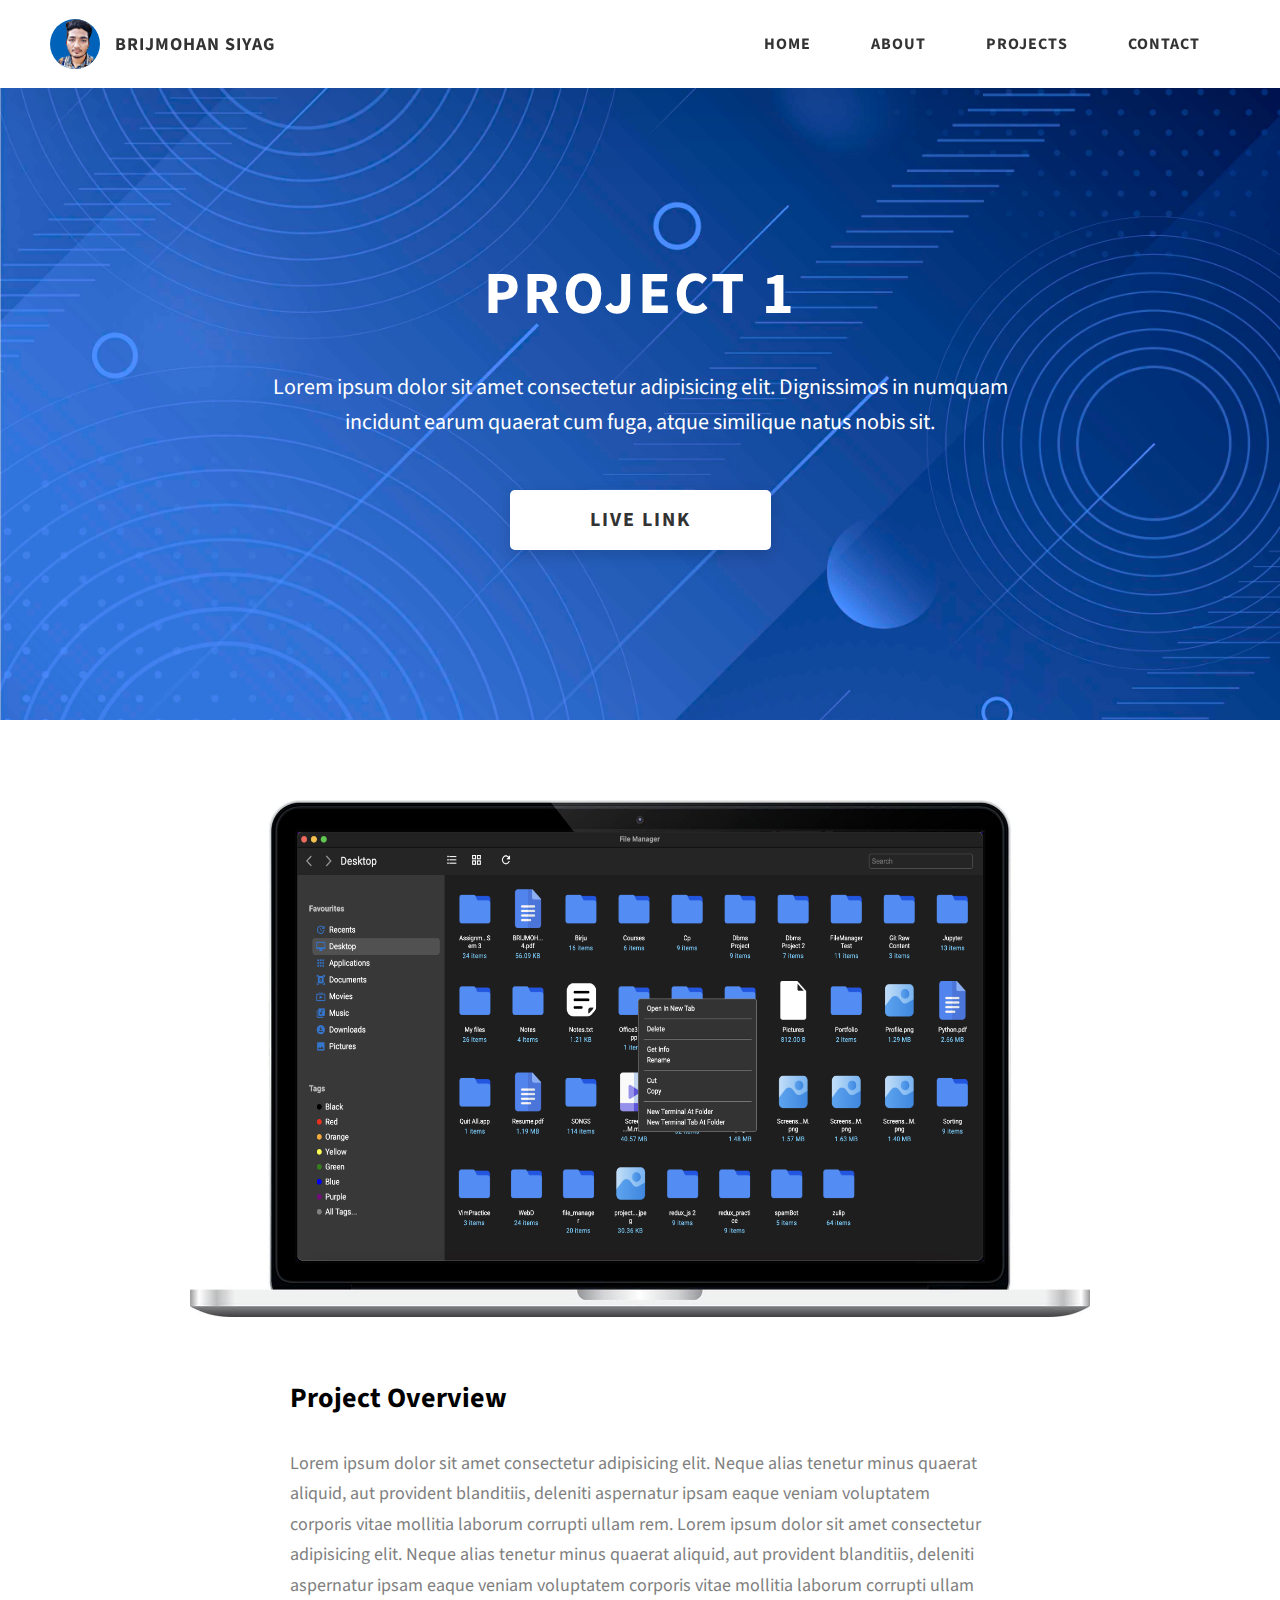
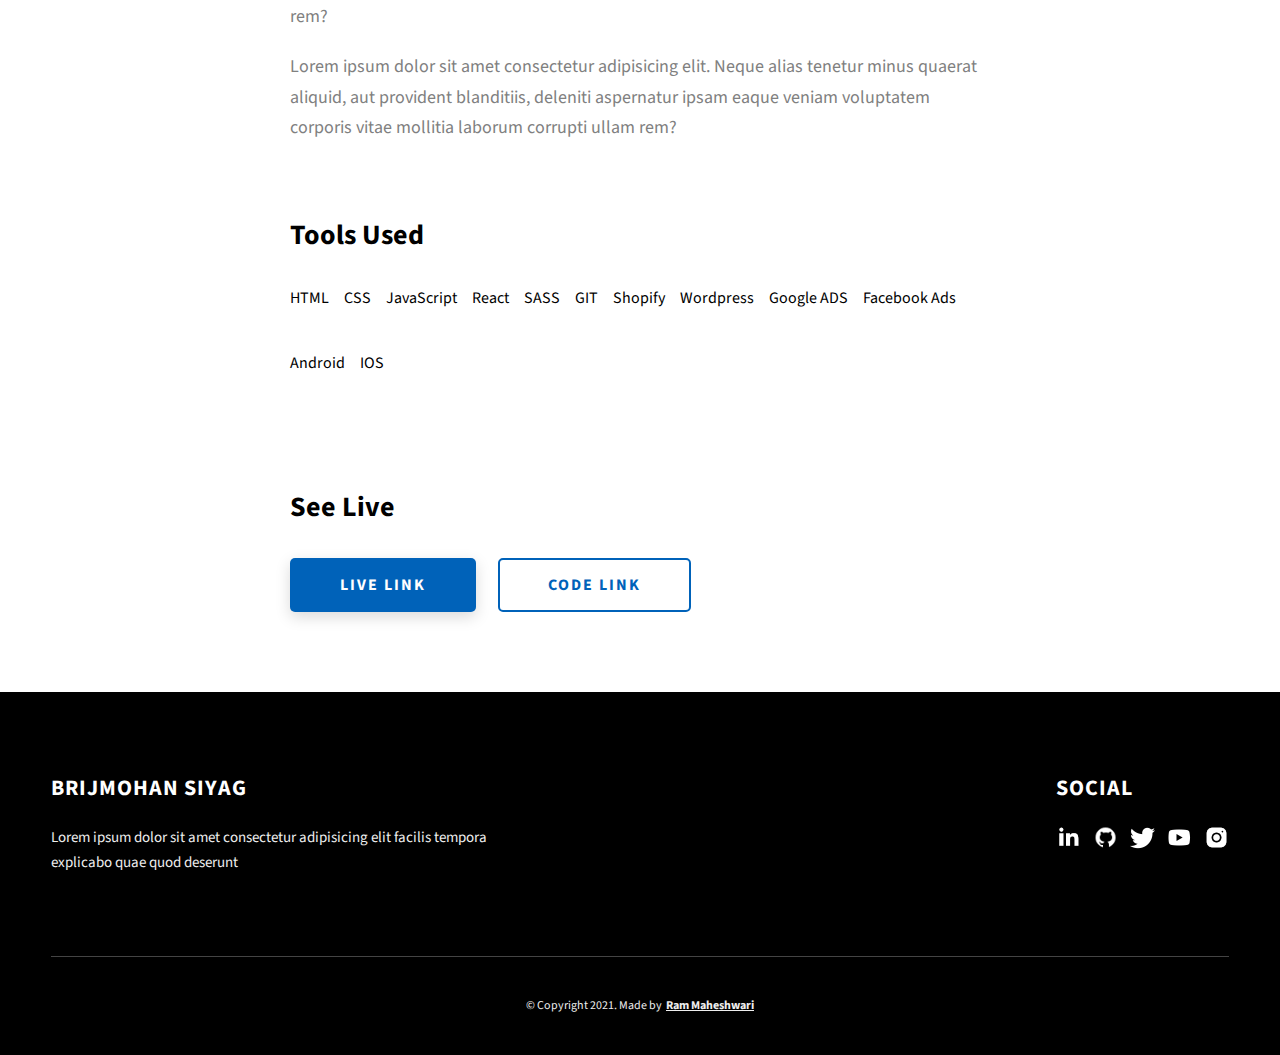
<file: project-1.html>
<!DOCTYPE html>
<html lang="en">

<head>
  <meta charset="UTF-8" />
  <meta name="viewport" content="width=device-width, initial-scale=1.0" />
  <meta http-equiv="X-UA-Compatible" content="ie=edge" />
  <title>Case Study of Project 1</title>
  <meta name="description" content="Case study page of Project" />

  <link rel="stylesheet" href="css/style.css" />

  <link rel="preconnect" href="https://fonts.googleapis.com" />
  <link rel="preconnect" href="https://fonts.gstatic.com" crossorigin />
  <link href="https://fonts.googleapis.com/css2?family=Source+Sans+Pro:wght@400;600;700;900&display=swap"
    rel="stylesheet" />
</head>

<body>
  <header class="header">
    <div class="header__content">
      <div class="header__logo-container">
        <div class="header__logo-img-cont">
          <img src="./assets/jpeg/Profile.png" alt="Ram Maheshwari Logo Image" class="header__logo-img" />
        </div>
        <span class="header__logo-sub">Brijmohan Siyag</span>
      </div>
      <div class="header__main">
        <ul class="header__links">
          <li class="header__link-wrapper">
            <a href="./index.html" class="header__link"> Home </a>
          </li>
          <li class="header__link-wrapper">
            <a href="./index.html#about" class="header__link">About </a>
          </li>
          <li class="header__link-wrapper">
            <a href="./index.html#projects" class="header__link">
              Projects
            </a>
          </li>
          <li class="header__link-wrapper">
            <a href="./index.html#contact" class="header__link"> Contact </a>
          </li>
        </ul>
        <div class="header__main-ham-menu-cont">
          <img src="./assets/svg/ham-menu.svg" alt="hamburger menu" class="header__main-ham-menu" />
          <img src="./assets/svg/ham-menu-close.svg" alt="hamburger menu close"
            class="header__main-ham-menu-close d-none" />
        </div>
      </div>
    </div>
    <div class="header__sm-menu">
      <div class="header__sm-menu-content">
        <ul class="header__sm-menu-links">
          <li class="header__sm-menu-link">
            <a href="./index.html"> Home </a>
          </li>

          <li class="header__sm-menu-link">
            <a href="./index.html#about"> About </a>
          </li>

          <li class="header__sm-menu-link">
            <a href="./index.html#projects"> Projects </a>
          </li>

          <li class="header__sm-menu-link">
            <a href="./index.html#contact"> Contact </a>
          </li>
        </ul>
      </div>
    </div>
  </header>
  <section class="project-cs-hero">
    <div class="project-cs-hero__content">
      <h1 class="heading-primary">Project 1</h1>
      <div class="project-cs-hero__info">
        <p class="text-primary">
          Lorem ipsum dolor sit amet consectetur adipisicing elit. Dignissimos
          in numquam incidunt earum quaerat cum fuga, atque similique natus
          nobis sit.
        </p>
      </div>
      <div class="project-cs-hero__cta">
        <a href="#" class="btn btn--bg" target="_blank">Live Link</a>
      </div>
    </div>
  </section>
  <section class="project-details">
    <div class="main-container">
      <div class="project-details__content">
        <div class="project-details__showcase-img-cont">
          <img src="./assets/jpeg/FileManager1.png" alt="Project Image" class="project-details__showcase-img" />
        </div>
        <div class="project-details__content-main">
          <div class="project-details__desc">
            <h3 class="project-details__content-title">Project Overview</h3>
            <p class="project-details__desc-para">
              Lorem ipsum dolor sit amet consectetur adipisicing elit. Neque
              alias tenetur minus quaerat aliquid, aut provident blanditiis,
              deleniti aspernatur ipsam eaque veniam voluptatem corporis vitae
              mollitia laborum corrupti ullam rem. Lorem ipsum dolor sit amet
              consectetur adipisicing elit. Neque alias tenetur minus quaerat
              aliquid, aut provident blanditiis, deleniti aspernatur ipsam
              eaque veniam voluptatem corporis vitae mollitia laborum corrupti
              ullam rem?
            </p>
            <p class="project-details__desc-para">
              Lorem ipsum dolor sit amet consectetur adipisicing elit. Neque
              alias tenetur minus quaerat aliquid, aut provident blanditiis,
              deleniti aspernatur ipsam eaque veniam voluptatem corporis vitae
              mollitia laborum corrupti ullam rem?
            </p>
          </div>
          <div class="project-details__tools-used">
            <h3 class="project-details__content-title">Tools Used</h3>
            <div class="skills">
              <div class="skills__skill">HTML</div>
              <div class="skills__skill">CSS</div>
              <div class="skills__skill">JavaScript</div>
              <div class="skills__skill">React</div>
              <div class="skills__skill">SASS</div>
              <div class="skills__skill">GIT</div>
              <div class="skills__skill">Shopify</div>
              <div class="skills__skill">Wordpress</div>
              <div class="skills__skill">Google ADS</div>
              <div class="skills__skill">Facebook Ads</div>
              <div class="skills__skill">Android</div>
              <div class="skills__skill">IOS</div>
            </div>
          </div>
          <div class="project-details__links">
            <h3 class="project-details__content-title">See Live</h3>
            <a href="#" class="btn btn--med btn--theme project-details__links-btn" target="_blank">Live Link</a>
            <a href="#" class="btn btn--med btn--theme-inv project-details__links-btn" target="_blank">Code Link</a>
          </div>
        </div>
      </div>
    </div>
  </section>
  <footer class="main-footer">
    <div class="main-container">
      <div class="main-footer__upper">
        <div class="main-footer__row main-footer__row-1">
          <h2 class="heading heading-sm main-footer__heading-sm">
            <span>Social</span>
          </h2>
          <div class="main-footer__social-cont">
            <a target="_blank" rel="noreferrer" href="#">
              <img class="main-footer__icon" src="./assets/png/linkedin-ico.png" alt="icon" />
            </a>
            <a target="_blank" rel="noreferrer" href="#">
              <img class="main-footer__icon" src="./assets/png/github-ico.png" alt="icon" />
            </a>
            <a target="_blank" rel="noreferrer" href="#">
              <img class="main-footer__icon" src="./assets/png/twitter-ico.png" alt="icon" />
            </a>
            <a target="_blank" rel="noreferrer" href="#">
              <img class="main-footer__icon" src="./assets/png/yt-ico.png" alt="icon" />
            </a>
            <a target="_blank" rel="noreferrer" href="#">
              <img class="main-footer__icon main-footer__icon--mr-none" src="./assets/png/insta-ico.png" alt="icon" />
            </a>
          </div>
        </div>
        <div class="main-footer__row main-footer__row-2">
          <h4 class="heading heading-sm text-lt">Brijmohan Siyag</h4>
          <p class="main-footer__short-desc">
            Lorem ipsum dolor sit amet consectetur adipisicing elit facilis
            tempora explicabo quae quod deserunt
          </p>
        </div>
      </div>

      <div class="main-footer__lower">
        &copy; Copyright 2021. Made by
        <a rel="noreferrer" target="_blank" href="https://rammaheshwari.com">Ram Maheshwari</a>
      </div>
    </div>
  </footer>
  <script src="./index.js"></script>
</body>

</html>
</file>
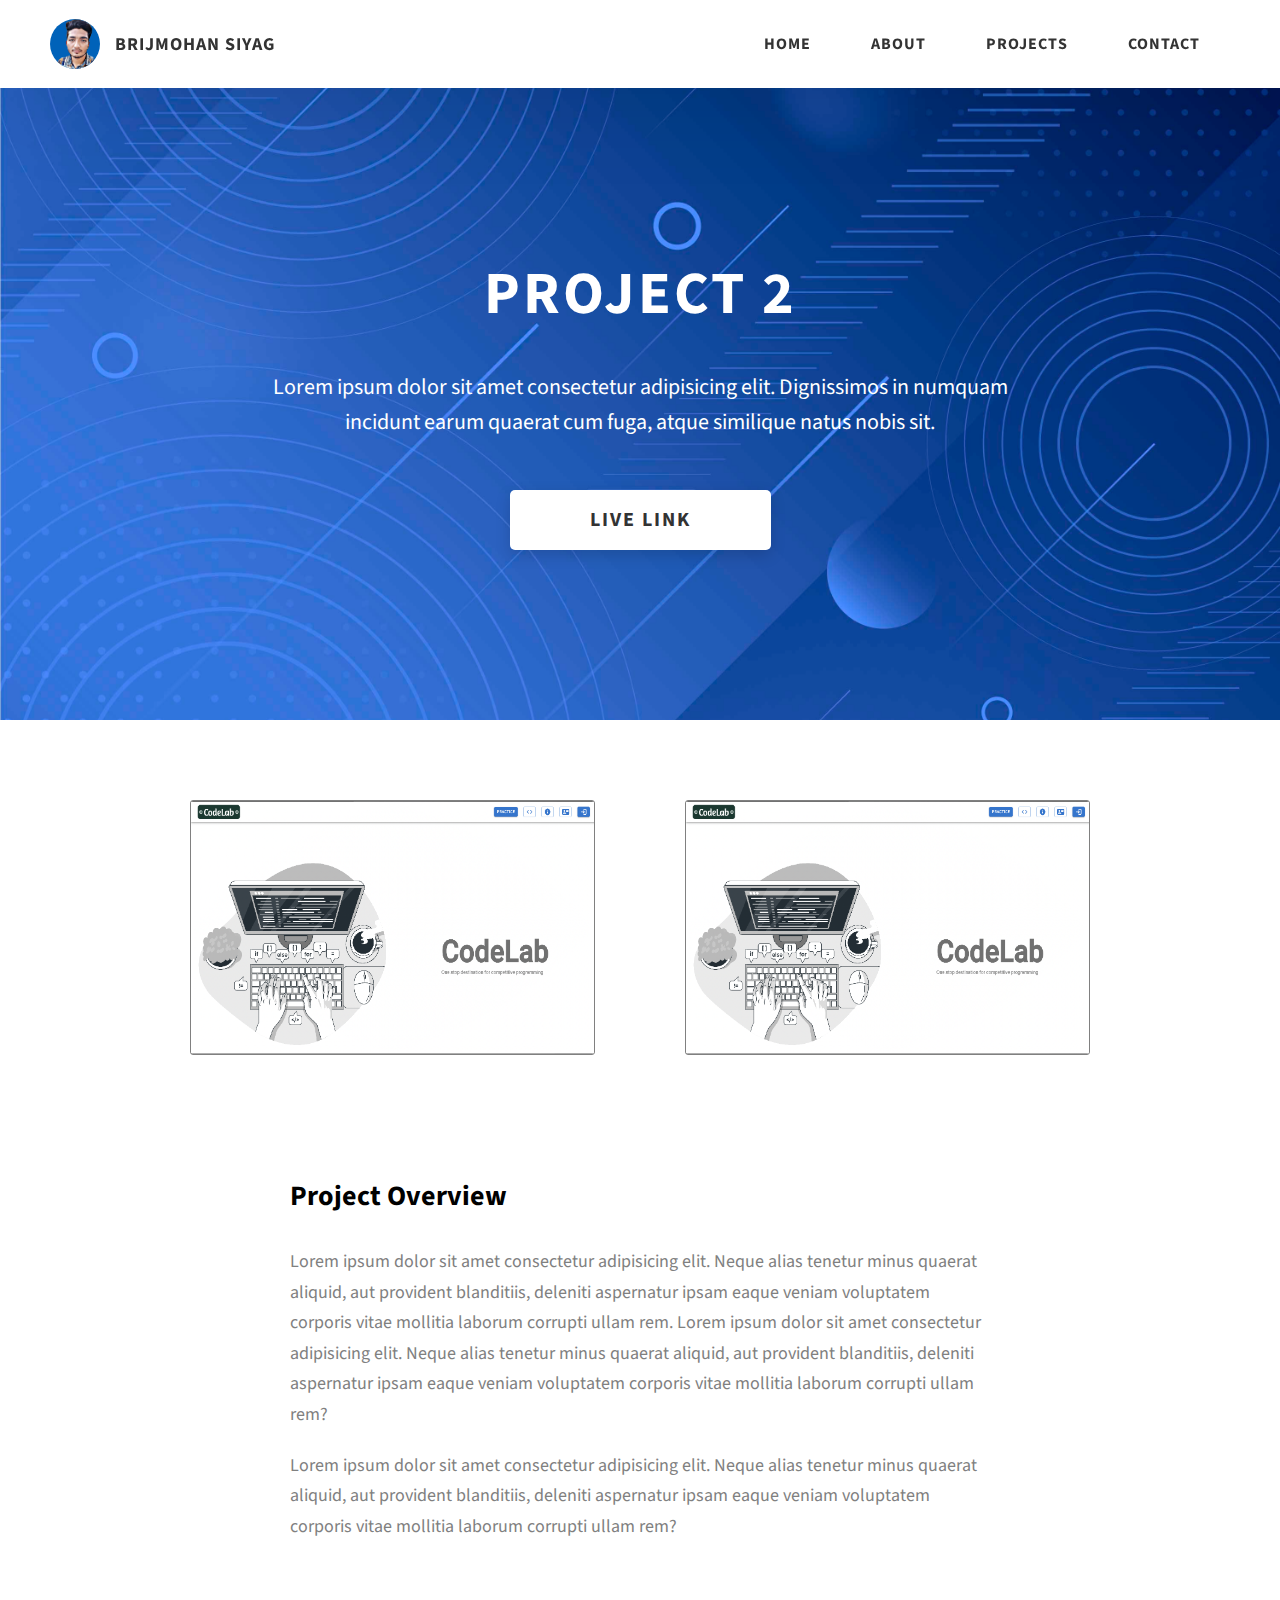
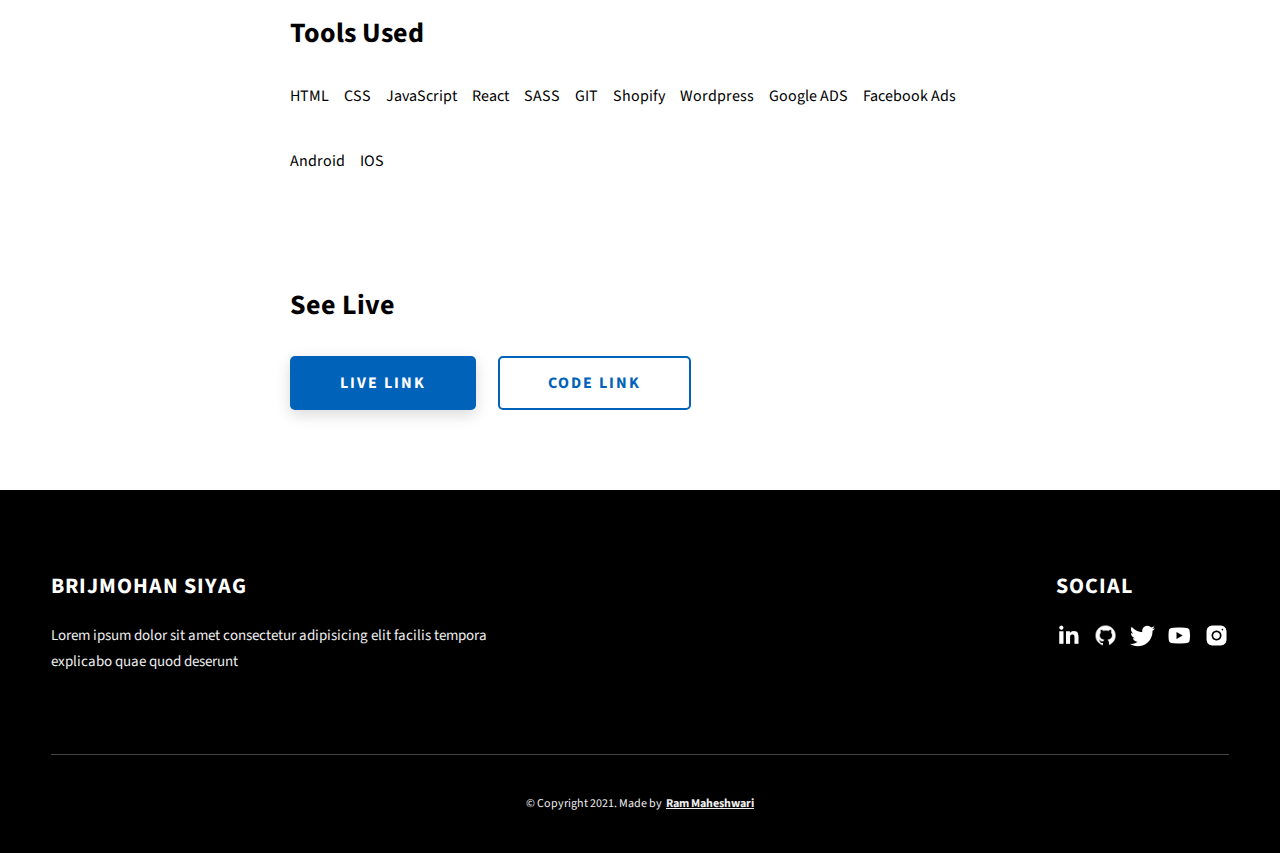
<file: project-2.html>
<!DOCTYPE html>
<html lang="en">

<head>
  <meta charset="UTF-8" />
  <meta name="viewport" content="width=device-width, initial-scale=1.0" />
  <meta http-equiv="X-UA-Compatible" content="ie=edge" />
  <title>Case Study of Project 2</title>
  <meta name="description" content="Case study page of Project" />

  <link rel="stylesheet" href="css/style.css" />

  <link rel="preconnect" href="https://fonts.googleapis.com" />
  <link rel="preconnect" href="https://fonts.gstatic.com" crossorigin />
  <link href="https://fonts.googleapis.com/css2?family=Source+Sans+Pro:wght@400;600;700;900&display=swap"
    rel="stylesheet" />
</head>

<body>
  <header class="header">
    <div class="header__content">
      <div class="header__logo-container">
        <div class="header__logo-img-cont">
          <img src="./assets/jpeg/Profile.png" alt="Ram Maheshwari Logo Image" class="header__logo-img" />
        </div>
        <span class="header__logo-sub">Brijmohan Siyag</span>
      </div>
      <div class="header__main">
        <ul class="header__links">
          <li class="header__link-wrapper">
            <a href="./index.html" class="header__link"> Home </a>
          </li>
          <li class="header__link-wrapper">
            <a href="./index.html#about" class="header__link">About </a>
          </li>
          <li class="header__link-wrapper">
            <a href="./index.html#projects" class="header__link">
              Projects
            </a>
          </li>
          <li class="header__link-wrapper">
            <a href="./index.html#contact" class="header__link"> Contact </a>
          </li>
        </ul>
        <div class="header__main-ham-menu-cont">
          <img src="./assets/svg/ham-menu.svg" alt="hamburger menu" class="header__main-ham-menu" />
          <img src="./assets/svg/ham-menu-close.svg" alt="hamburger menu close"
            class="header__main-ham-menu-close d-none" />
        </div>
      </div>
    </div>
    <div class="header__sm-menu">
      <div class="header__sm-menu-content">
        <ul class="header__sm-menu-links">
          <li class="header__sm-menu-link">
            <a href="./index.html"> Home </a>
          </li>

          <li class="header__sm-menu-link">
            <a href="./index.html#about"> About </a>
          </li>

          <li class="header__sm-menu-link">
            <a href="./index.html#projects"> Projects </a>
          </li>

          <li class="header__sm-menu-link">
            <a href="./index.html#contact"> Contact </a>
          </li>
        </ul>
      </div>
    </div>
  </header>
  <section class="project-cs-hero">
    <div class="project-cs-hero__content">
      <h1 class="heading-primary">Project 2</h1>
      <div class="project-cs-hero__info">
        <p class="text-primary">
          Lorem ipsum dolor sit amet consectetur adipisicing elit. Dignissimos
          in numquam incidunt earum quaerat cum fuga, atque similique natus
          nobis sit.
        </p>
      </div>
      <div class="project-cs-hero__cta">
        <a href="#" class="btn btn--bg" target="_blank">Live Link</a>
      </div>
    </div>
  </section>
  <section class="project-details">
    <div class="main-container">
      <div class="project-details__content">
        <div class="project-details__showcase-img-cont">
          <img src="./assets/jpeg/CodeLab1-org.png" alt="Project Image"
            class="project-details__showcase-img-project-1" />
          <img src="./assets/jpeg/CodeLab1-org.png" alt="Project Image"
            class="project-details__showcase-img-project-1" />
        </div>
        <div class="project-details__content-main">
          <div class="project-details__desc">
            <h3 class="project-details__content-title">Project Overview</h3>
            <p class="project-details__desc-para">
              Lorem ipsum dolor sit amet consectetur adipisicing elit. Neque
              alias tenetur minus quaerat aliquid, aut provident blanditiis,
              deleniti aspernatur ipsam eaque veniam voluptatem corporis vitae
              mollitia laborum corrupti ullam rem. Lorem ipsum dolor sit amet
              consectetur adipisicing elit. Neque alias tenetur minus quaerat
              aliquid, aut provident blanditiis, deleniti aspernatur ipsam
              eaque veniam voluptatem corporis vitae mollitia laborum corrupti
              ullam rem?
            </p>
            <p class="project-details__desc-para">
              Lorem ipsum dolor sit amet consectetur adipisicing elit. Neque
              alias tenetur minus quaerat aliquid, aut provident blanditiis,
              deleniti aspernatur ipsam eaque veniam voluptatem corporis vitae
              mollitia laborum corrupti ullam rem?
            </p>
          </div>
          <div class="project-details__tools-used">
            <h3 class="project-details__content-title">Tools Used</h3>
            <div class="skills">
              <div class="skills__skill">HTML</div>
              <div class="skills__skill">CSS</div>
              <div class="skills__skill">JavaScript</div>
              <div class="skills__skill">React</div>
              <div class="skills__skill">SASS</div>
              <div class="skills__skill">GIT</div>
              <div class="skills__skill">Shopify</div>
              <div class="skills__skill">Wordpress</div>
              <div class="skills__skill">Google ADS</div>
              <div class="skills__skill">Facebook Ads</div>
              <div class="skills__skill">Android</div>
              <div class="skills__skill">IOS</div>
            </div>
          </div>
          <div class="project-details__links">
            <h3 class="project-details__content-title">See Live</h3>
            <a href="#" class="btn btn--med btn--theme project-details__links-btn" target="_blank">Live Link</a>
            <a href="#" class="btn btn--med btn--theme-inv project-details__links-btn" target="_blank">Code Link</a>
          </div>
        </div>
      </div>
    </div>
  </section>
  <footer class="main-footer">
    <div class="main-container">
      <div class="main-footer__upper">
        <div class="main-footer__row main-footer__row-1">
          <h2 class="heading heading-sm main-footer__heading-sm">
            <span>Social</span>
          </h2>
          <div class="main-footer__social-cont">
            <a target="_blank" rel="noreferrer" href="#">
              <img class="main-footer__icon" src="./assets/png/linkedin-ico.png" alt="icon" />
            </a>
            <a target="_blank" rel="noreferrer" href="#">
              <img class="main-footer__icon" src="./assets/png/github-ico.png" alt="icon" />
            </a>
            <a target="_blank" rel="noreferrer" href="#">
              <img class="main-footer__icon" src="./assets/png/twitter-ico.png" alt="icon" />
            </a>
            <a target="_blank" rel="noreferrer" href="#">
              <img class="main-footer__icon" src="./assets/png/yt-ico.png" alt="icon" />
            </a>
            <a target="_blank" rel="noreferrer" href="#">
              <img class="main-footer__icon main-footer__icon--mr-none" src="./assets/png/insta-ico.png" alt="icon" />
            </a>
          </div>
        </div>
        <div class="main-footer__row main-footer__row-2">
          <h4 class="heading heading-sm text-lt">Brijmohan Siyag</h4>
          <p class="main-footer__short-desc">
            Lorem ipsum dolor sit amet consectetur adipisicing elit facilis
            tempora explicabo quae quod deserunt
          </p>
        </div>
      </div>

      <div class="main-footer__lower">
        &copy; Copyright 2021. Made by
        <a rel="noreferrer" target="_blank" href="https://rammaheshwari.com">Ram Maheshwari</a>
      </div>
    </div>
  </footer>
  <script src="./index.js"></script>
</body>

</html>
</file>
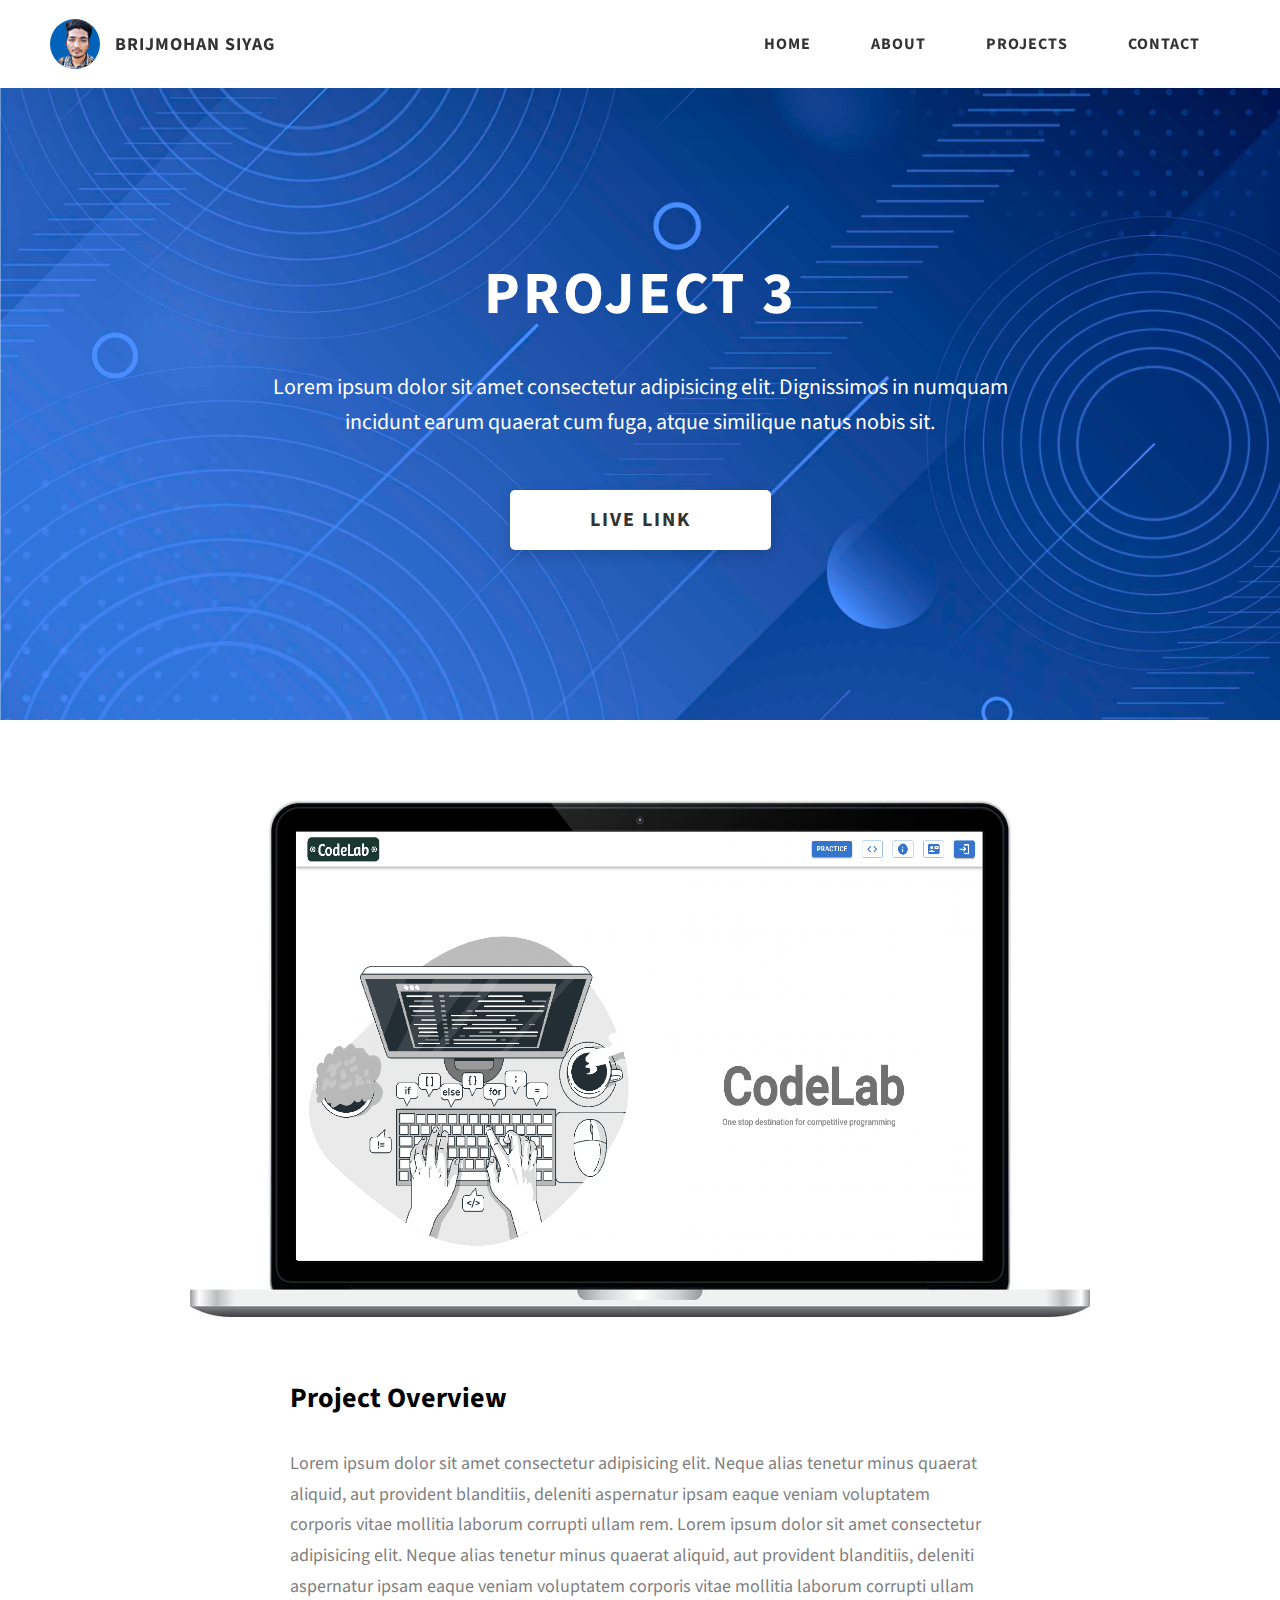
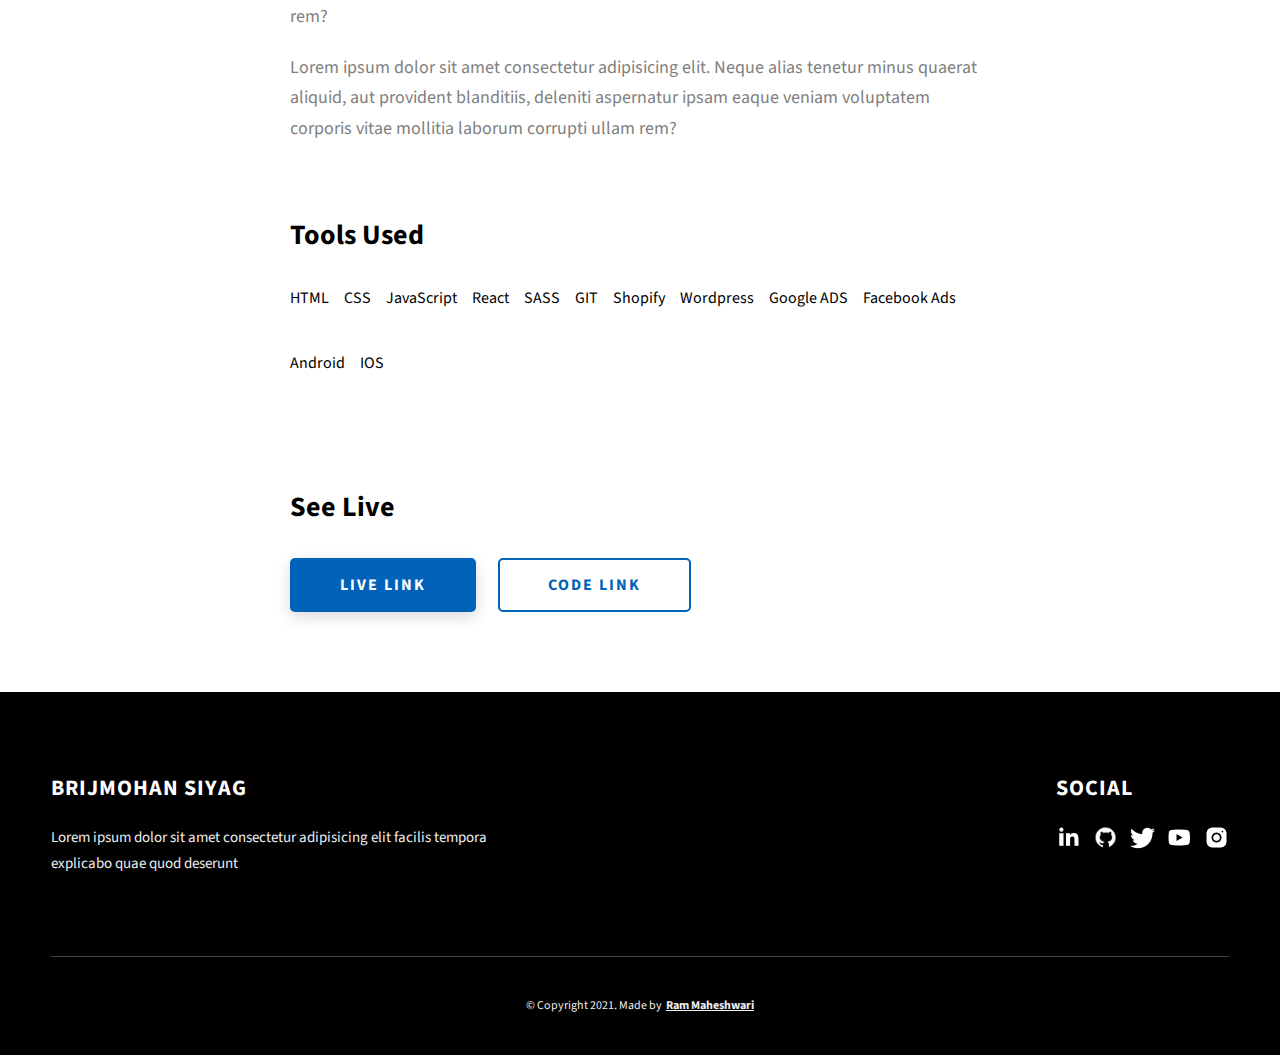
<file: project-3.html>
<!DOCTYPE html>
<html lang="en">

<head>
  <meta charset="UTF-8" />
  <meta name="viewport" content="width=device-width, initial-scale=1.0" />
  <meta http-equiv="X-UA-Compatible" content="ie=edge" />
  <title>Case Study of Project 3</title>
  <meta name="description" content="Case study page of Project" />

  <link rel="stylesheet" href="css/style.css" />

  <link rel="preconnect" href="https://fonts.googleapis.com" />
  <link rel="preconnect" href="https://fonts.gstatic.com" crossorigin />
  <link href="https://fonts.googleapis.com/css2?family=Source+Sans+Pro:wght@400;600;700;900&display=swap"
    rel="stylesheet" />
</head>

<body>
  <header class="header">
    <div class="header__content">
      <div class="header__logo-container">
        <div class="header__logo-img-cont">
          <img src="./assets/jpeg/Profile.png" alt="Ram Maheshwari Logo Image" class="header__logo-img" />
        </div>
        <span class="header__logo-sub">Brijmohan Siyag</span>
      </div>
      <div class="header__main">
        <ul class="header__links">
          <li class="header__link-wrapper">
            <a href="./index.html" class="header__link"> Home </a>
          </li>
          <li class="header__link-wrapper">
            <a href="./index.html#about" class="header__link">About </a>
          </li>
          <li class="header__link-wrapper">
            <a href="./index.html#projects" class="header__link">
              Projects
            </a>
          </li>
          <li class="header__link-wrapper">
            <a href="./index.html#contact" class="header__link"> Contact </a>
          </li>
        </ul>
        <div class="header__main-ham-menu-cont">
          <img src="./assets/svg/ham-menu.svg" alt="hamburger menu" class="header__main-ham-menu" />
          <img src="./assets/svg/ham-menu-close.svg" alt="hamburger menu close"
            class="header__main-ham-menu-close d-none" />
        </div>
      </div>
    </div>
    <div class="header__sm-menu">
      <div class="header__sm-menu-content">
        <ul class="header__sm-menu-links">
          <li class="header__sm-menu-link">
            <a href="./index.html"> Home </a>
          </li>

          <li class="header__sm-menu-link">
            <a href="./index.html#about"> About </a>
          </li>

          <li class="header__sm-menu-link">
            <a href="./index.html#projects"> Projects </a>
          </li>

          <li class="header__sm-menu-link">
            <a href="./index.html#contact"> Contact </a>
          </li>
        </ul>
      </div>
    </div>
  </header>
  <section class="project-cs-hero">
    <div class="project-cs-hero__content">
      <h1 class="heading-primary">Project 3</h1>
      <div class="project-cs-hero__info">
        <p class="text-primary">
          Lorem ipsum dolor sit amet consectetur adipisicing elit. Dignissimos
          in numquam incidunt earum quaerat cum fuga, atque similique natus
          nobis sit.
        </p>
      </div>
      <div class="project-cs-hero__cta">
        <a href="#" class="btn btn--bg" target="_blank">Live Link</a>
      </div>
    </div>
  </section>
  <section class="project-details">
    <div class="main-container">
      <div class="project-details__content">
        <div class="project-details__showcase-img-cont">
          <img src="./assets/jpeg/CodeLab1.png" alt="Project Image" class="project-details__showcase-img" />
        </div>
        <div class="project-details__content-main">
          <div class="project-details__desc">
            <h3 class="project-details__content-title">Project Overview</h3>
            <p class="project-details__desc-para">
              Lorem ipsum dolor sit amet consectetur adipisicing elit. Neque
              alias tenetur minus quaerat aliquid, aut provident blanditiis,
              deleniti aspernatur ipsam eaque veniam voluptatem corporis vitae
              mollitia laborum corrupti ullam rem. Lorem ipsum dolor sit amet
              consectetur adipisicing elit. Neque alias tenetur minus quaerat
              aliquid, aut provident blanditiis, deleniti aspernatur ipsam
              eaque veniam voluptatem corporis vitae mollitia laborum corrupti
              ullam rem?
            </p>
            <p class="project-details__desc-para">
              Lorem ipsum dolor sit amet consectetur adipisicing elit. Neque
              alias tenetur minus quaerat aliquid, aut provident blanditiis,
              deleniti aspernatur ipsam eaque veniam voluptatem corporis vitae
              mollitia laborum corrupti ullam rem?
            </p>
          </div>
          <div class="project-details__tools-used">
            <h3 class="project-details__content-title">Tools Used</h3>
            <div class="skills">
              <div class="skills__skill">HTML</div>
              <div class="skills__skill">CSS</div>
              <div class="skills__skill">JavaScript</div>
              <div class="skills__skill">React</div>
              <div class="skills__skill">SASS</div>
              <div class="skills__skill">GIT</div>
              <div class="skills__skill">Shopify</div>
              <div class="skills__skill">Wordpress</div>
              <div class="skills__skill">Google ADS</div>
              <div class="skills__skill">Facebook Ads</div>
              <div class="skills__skill">Android</div>
              <div class="skills__skill">IOS</div>
            </div>
          </div>
          <div class="project-details__links">
            <h3 class="project-details__content-title">See Live</h3>
            <a href="#" class="btn btn--med btn--theme project-details__links-btn" target="_blank">Live Link</a>
            <a href="#" class="btn btn--med btn--theme-inv project-details__links-btn" target="_blank">Code Link</a>
          </div>
        </div>
      </div>
    </div>
  </section>
  <footer class="main-footer">
    <div class="main-container">
      <div class="main-footer__upper">
        <div class="main-footer__row main-footer__row-1">
          <h2 class="heading heading-sm main-footer__heading-sm">
            <span>Social</span>
          </h2>
          <div class="main-footer__social-cont">
            <a target="_blank" rel="noreferrer" href="#">
              <img class="main-footer__icon" src="./assets/png/linkedin-ico.png" alt="icon" />
            </a>
            <a target="_blank" rel="noreferrer" href="#">
              <img class="main-footer__icon" src="./assets/png/github-ico.png" alt="icon" />
            </a>
            <a target="_blank" rel="noreferrer" href="#">
              <img class="main-footer__icon" src="./assets/png/twitter-ico.png" alt="icon" />
            </a>
            <a target="_blank" rel="noreferrer" href="#">
              <img class="main-footer__icon" src="./assets/png/yt-ico.png" alt="icon" />
            </a>
            <a target="_blank" rel="noreferrer" href="#">
              <img class="main-footer__icon main-footer__icon--mr-none" src="./assets/png/insta-ico.png" alt="icon" />
            </a>
          </div>
        </div>
        <div class="main-footer__row main-footer__row-2">
          <h4 class="heading heading-sm text-lt">Brijmohan Siyag</h4>
          <p class="main-footer__short-desc">
            Lorem ipsum dolor sit amet consectetur adipisicing elit facilis
            tempora explicabo quae quod deserunt
          </p>
        </div>
      </div>

      <div class="main-footer__lower">
        &copy; Copyright 2021. Made by
        <a rel="noreferrer" target="_blank" href="https://rammaheshwari.com">Ram Maheshwari</a>
      </div>
    </div>
  </footer>
  <script src="./index.js"></script>
</body>

</html>
</file>
<file: css/style.css>
/*
0 - 600px:      Phone
600 - 900px:    Tablet portrait
900 - 1200px:   Tablet landscape
[1200 - 1800] is where our normal styles apply
1800px + :      Big desktop
$breakpoint arguement choices:
- phone
- tab-port
- tab-land
- big-desktop

Inside media queries 1em is always 16px i.e 1em = 16px at every screen size only inside media queries
*/
*,
*::after,
*::before {
  margin: 0;
  padding: 0;
  box-sizing: inherit;
  font-family: inherit;
}

html {
  font-size: 62.5%;
  scroll-behavior: smooth;
}
@media only screen and (max-width: 75em) {
  html {
    font-size: 59%;
  }
}
@media only screen and (max-width: 56.25em) {
  html {
    font-size: 56%;
  }
}
@media only screen and (min-width: 112.5em) {
  html {
    font-size: 65%;
  }
}

body {
  box-sizing: border-box;
  position: relative;
  line-height: 1.5;
  font-family: sans-serif;
  overflow-x: hidden;
  overflow-y: scroll;
  font-family: "Source Sans Pro", sans-serif;
}

a {
  text-decoration: none;
  color: inherit;
}

li {
  list-style: none;
}

input:focus,
button:focus,
a:focus,
textarea:focus {
  outline: none;
}

button {
  border: none;
  cursor: pointer;
}

textarea {
  resize: none;
}

.heading-primary {
  font-size: 6rem;
  text-transform: uppercase;
  letter-spacing: 3px;
  text-align: center;
}
@media only screen and (max-width: 37.5em) {
  .heading-primary {
    font-size: 4.5rem;
  }
}

.heading-sec__mb-bg {
  margin-bottom: 11rem;
}
@media only screen and (max-width: 56.25em) {
  .heading-sec__mb-bg {
    margin-bottom: 8rem;
  }
}

.heading-sec__mb-med {
  margin-bottom: 9rem;
}
@media only screen and (max-width: 56.25em) {
  .heading-sec__mb-med {
    margin-bottom: 8rem;
  }
}

.heading-sec__main {
  display: block;
  font-size: 4rem;
  text-transform: uppercase;
  letter-spacing: 1px;
  letter-spacing: 3px;
  text-align: center;
  margin-bottom: 3.5rem;
  position: relative;
}
.heading-sec__main--lt {
  color: #fff;
}
.heading-sec__main--lt::after {
  content: "";
  background: #fff !important;
}
.heading-sec__main::after {
  content: "";
  position: absolute;
  top: calc(100% + 1.5rem);
  height: 5px;
  width: 3rem;
  background: #0062b9;
  left: 50%;
  transform: translateX(-50%);
  border-radius: 5px;
}
@media only screen and (max-width: 37.5em) {
  .heading-sec__main::after {
    top: calc(100% + 1.2rem);
  }
}

.heading-sec__sub {
  display: block;
  text-align: center;
  color: #777;
  font-size: 2rem;
  font-weight: 500;
  max-width: 80rem;
  margin: auto;
  line-height: 1.6;
}
@media only screen and (max-width: 37.5em) {
  .heading-sec__sub {
    font-size: 1.8rem;
  }
}
.heading-sec__sub--lt {
  color: #eee;
}

.heading-sm {
  font-size: 2.2rem;
  text-transform: uppercase;
  letter-spacing: 1px;
}

.main-container {
  max-width: 120rem;
  margin: auto;
  width: 92%;
}

.btn {
  background: #fff;
  color: #333;
  text-transform: uppercase;
  letter-spacing: 2px;
  display: inline-block;
  font-weight: 700;
  border-radius: 5px;
  box-shadow: 0 5px 15px 0 rgba(0, 0, 0, 0.15);
  transition: transform 0.3s;
}
.btn:hover {
  transform: translateY(-3px);
}
.btn--bg {
  padding: 1.5rem 8rem;
  font-size: 2rem;
}
.btn--med {
  padding: 1.5rem 5rem;
  font-size: 1.6rem;
}
.btn--theme {
  background: #0062b9;
  color: #fff;
}
.btn--theme-inv {
  color: #0062b9;
  background: #fff;
  border: 2px solid #0062b9;
  box-shadow: none;
  padding: calc(1.5rem - 2px) calc(5rem - 2px);
}

.sec-pad {
  padding: 12rem 0;
}
@media only screen and (max-width: 56.25em) {
  .sec-pad {
    padding: 8rem 0;
  }
}

.text-primary {
  color: #fff;
  font-size: 2.2rem;
  text-align: center;
  width: 100%;
  line-height: 1.6;
}
@media only screen and (max-width: 37.5em) {
  .text-primary {
    font-size: 2rem;
  }
}

.d-none {
  display: none;
}

.home-hero {
  color: #fff;
  background: url(../assets/svg/common-bg.jpg);
  background-position: center;
  height: 100vh;
  min-height: 80rem;
  max-height: 120rem;
  position: relative;
}
@media only screen and (max-width: 37.5em) {
  .home-hero {
    height: unset;
    min-height: unset;
  }
}
.home-hero__socials {
  position: absolute;
  top: 40%;
  border: 2px solid #eee;
  border-left: 2px solid #eee;
  /* transform: translateY(-50%); */
}
@media only screen and (max-width: 56.25em) {
  .home-hero__socials {
    display: none;
  }
}
.home-hero__mouse-scroll-cont {
  position: absolute;
  bottom: 3%;
  left: 50%;
  transform: translateX(-50%);
}
@media only screen and (max-width: 37.5em) {
  .home-hero__mouse-scroll-cont {
    display: none;
  }
}
.home-hero__social {
  width: 5rem;
}
.home-hero__social-icon-link {
  width: 100%;
  display: block;
  padding: 1.2rem;
  border-bottom: 2px solid #eee;
  transition: background 0.3s;
}
.home-hero__social-icon-link:hover {
  background: rgba(255, 255, 255, 0.1);
}
.home-hero__social-icon-link--bd-none {
  border-bottom: 0;
}
.home-hero__social-icon {
  width: 100%;
}
.home-hero__content {
  position: absolute;
  top: 50%;
  left: 50%;
  transform: translate(-50%, -50%);
  max-width: 90rem;
  width: 92%;
}
@media only screen and (max-width: 37.5em) {
  .home-hero__content {
    padding: 19rem 0 13rem 0;
    margin: auto;
    position: static;
    transform: translate(0, 0);
  }
}
.home-hero__info {
  margin: 3rem auto 0 auto;
  max-width: 80rem;
}
.home-hero__cta {
  margin-top: 5rem;
  text-align: center;
}

.about {
  background: rgb(255, 255, 255);
}
.about__content {
  display: grid;
  grid-template-columns: 1fr 1fr;
  grid-gap: 10rem;
}
@media only screen and (max-width: 56.25em) {
  .about__content {
    grid-template-columns: 1fr;
    grid-gap: 8rem;
  }
}
.about__content-title {
  font-weight: 700;
  font-size: 2.8rem;
  margin-bottom: 3rem;
}
@media only screen and (max-width: 37.5em) {
  .about__content-title {
    font-size: 2.4rem;
  }
}
.about__content-details-para {
  font-size: 1.8rem;
  color: grey;
  max-width: 60rem;
  line-height: 1.7;
  margin-bottom: 1rem;
}
.about__content-details-para--hl {
  font-weight: 700;
  margin: 0 3px;
}
.about__content-details-para:last-child {
  margin-bottom: 4rem;
}

.projects__row {
  display: grid;
  grid-template-columns: 1.5fr 1fr;
  grid-gap: 5rem;
  margin-bottom: 11rem;
}
.projects__row-right {
  display: grid;
  grid-template-columns: 1fr 1.5fr;
  grid-gap: 5rem;
  margin-bottom: 11rem;
}
@media only screen and (max-width: 56.25em) {
  .projects__row-right {
    grid-template-columns: 1fr;
    grid-gap: 2rem;
    margin-bottom: 8rem;
  }
  .projects__row-content-right {
    order: 1;
  }

  .projects__row {
    grid-template-columns: 1fr;
    grid-gap: 2rem;
    margin-bottom: 8rem;
  }
}
@media only screen and (max-width: 56.25em) {
  .projects__row {
    text-align: center;
  }
}
.projects__row:last-child {
  margin-bottom: 0;
}
.projects__row-img-cont {
  overflow: hidden;
}
.projects__row-img {
  width: 100%;
  display: block;
  object-fit: cover;
}
.projects__row-content {
  padding: 2rem 0;
  display: flex;
  justify-content: center;
  flex-direction: column;
  align-items: flex-start;
}
@media only screen and (max-width: 56.25em) {
  .projects__row-content {
    align-items: center;
  }
}
.projects__row-content-title {
  font-weight: 700;
  font-size: 2.8rem;
  margin-bottom: 2rem;
}
@media only screen and (max-width: 37.5em) {
  .projects__row-content-title {
    font-size: 2.4rem;
  }
}
.projects__row-content-desc {
  font-size: 1.8rem;
  color: grey;
  max-width: 60rem;
  line-height: 1.7;
  margin-bottom: 3rem;
}
@media only screen and (max-width: 37.5em) {
  .projects__row-content-desc {
    font-size: 1.7rem;
  }
}

.contact {
  background: url(../assets/svg/common-bg.jpg);
  background-size: cover;
  background-position: center;
}
.contact__form-container {
  box-shadow: 0 0 10px rgba(0, 0, 0, 0.1);
  background: white;
  padding: 4rem;
  margin-top: 6rem;
  max-width: 80rem;
  text-align: right;
  width: 95%;
  border-radius: 5px;
  margin: 5rem auto 0 auto;
}
@media only screen and (max-width: 37.5em) {
  .contact__form-container {
    padding: 3rem;
  }
}
.contact__form-field {
  margin-bottom: 4rem;
}
@media only screen and (max-width: 37.5em) {
  .contact__form-field {
    margin-bottom: 3rem;
  }
}
.contact__form-label {
  color: #666;
  font-size: 1.4rem;
  letter-spacing: 1px;
  font-weight: 700;
  margin-bottom: 1rem;
  display: block;
  text-align: left;
}
.contact__form-input {
  color: #333;
  padding: 2rem;
  width: 100%;
  border: 1px solid #ebebeb;
  font-size: 1.6rem;
  letter-spacing: 0px;
  background: #f0f0f0;
  border-radius: 5px;
  font-weight: 600;
  /* Code for Modern Browsers */
  /* Code for WebKit, Blink, Edge */
  /* Code for Internet Explorer 10-11 */
  /* Code for Microsoft Edge */
  /* Code for Mozilla Firefox 4 to 18 */
  /* Code for Mozilla Firefox 19+ */
}
.contact__form-input::placeholder {
  color: #999;
  font-weight: 600;
  font-size: 1.6rem;
}
.contact__form-input::-webkit-input-placeholder {
  color: #999;
  font-weight: 600;
  font-size: 1.6rem;
}
.contact__form-input:-ms-input-placeholder {
  color: #999;
  font-weight: 600;
  font-size: 1.6rem;
}
.contact__form-input::-ms-input-placeholder {
  color: #999;
  font-weight: 600;
  font-size: 1.6rem;
}
.contact__form-input:-moz-placeholder {
  opacity: 1;
  color: #999;
  font-weight: 600;
  font-size: 1.6rem;
}
.contact__form-input::-moz-placeholder {
  opacity: 1;
  color: #999;
  font-weight: 600;
  font-size: 1.6rem;
}
.contact__btn {
  width: 30%;
  padding: 2rem 4rem;
  font-size: 1.6rem;
}
@media only screen and (max-width: 37.5em) {
  .contact__btn {
    width: 100%;
  }
}

.project-cs-hero {
  color: #fff;
  background: url(../assets/svg/common-bg.jpg);
  background-size: cover;
  background-position: center;
  position: relative;
}
@media only screen and (max-width: 37.5em) {
  .project-cs-hero {
    height: unset;
    min-height: unset;
  }
}
.project-cs-hero__content {
  padding: 25rem 0 17rem 0;
  max-width: 90rem;
  width: 92%;
  margin: auto;
}
@media only screen and (max-width: 37.5em) {
  .project-cs-hero__content {
    padding: 19rem 0 13rem 0;
    margin: auto;
    position: static;
    transform: translate(0, 0);
  }
}
.project-cs-hero__info {
  margin: 3rem auto 0 auto;
  max-width: 80rem;
}
.project-cs-hero__cta {
  margin-top: 5rem;
  text-align: center;
}

.project-details__content {
  padding: 8rem 0;
  max-width: 90rem;
  margin: auto;
}
.project-details__content-title {
  font-weight: 700;
  font-size: 2.8rem;
  margin-bottom: 3rem;
}
@media only screen and (max-width: 37.5em) {
  .project-details__content-title {
    font-size: 2.4rem;
  }
}

.project-details__showcase-img-cont {
  width: 100%;
  margin-bottom: 6rem;
  display: flex;
  justify-content: space-between;
}
.project-details__showcase-img-project-1 {
  width: 45%;
  margin-bottom: 6rem;
  border: 1px solid gray;
  border-radius: 3px;
}

.project-details__showcase-img {
  width: 100%;
}

.project-details__content-main {
  width: 100%;
  max-width: 70rem;
  margin: auto;
}

.project-details__desc {
  margin: 0 0 7rem 0;
}
.project-details__desc-para {
  font-size: 1.8rem;
  line-height: 1.7;
  color: grey;
  margin-bottom: 2rem;
}

.project-details__tools-used {
  margin: 0 0 7rem 0;
}
.project-details__tools-used-list {
  display: flex;
  flex-wrap: wrap;
}
.project-details__tools-used-item {
  padding: 1rem 2rem;
  margin-bottom: 1.5rem;
  margin-right: 1.5rem;
  font-size: 1.6rem;
  background: rgba(153, 153, 153, 0.2);
  border-radius: 5px;
  font-weight: 600;
  color: #777;
}

.project-details__links {
  margin: 0 0;
}
.project-details__links-btn {
  margin-right: 2rem;
}
@media only screen and (max-width: 37.5em) {
  .project-details__links-btn {
    margin-right: 0;
    width: 70%;
    margin-bottom: 2rem;
    text-align: center;
  }
}
.project-details__links-btn:last-child {
  margin: 0;
}
@media only screen and (max-width: 37.5em) {
  .project-details__links-btn:last-child {
    margin: 0;
  }
}

.header {
  position: fixed;
  width: 100%;
  z-index: 1000;
  background: #000;
  background: #fff;
  box-shadow: 0 10px 100px rgba(0, 0, 0, 0.1);
}
.header__content {
  display: flex;
  align-items: center;
  justify-content: space-between;
  padding: 1rem 5rem;
}
@media only screen and (max-width: 56.25em) {
  .header__content {
    padding: 0 2rem;
  }
}
.header__logo-container {
  display: flex;
  align-items: center;
  cursor: pointer;
  color: #333;
  transition: color 0.3s;
}
.header__logo-container:hover {
  color: #0062b9;
}
.header__logo-img-cont {
  width: 5rem;
  height: 5rem;
  border-radius: 50px;
  overflow: hidden;
  margin-right: 1.5rem;
  background: #0062b9;
  background-size: auto;
}
@media only screen and (max-width: 56.25em) {
  .header__logo-img-cont {
    width: 4.5rem;
    height: 4.5rem;
    margin-right: 1.2rem;
  }
}
.header__logo-img {
  width: 100%;
  height: 100%;
  object-fit: cover;
  object-position: center;
  display: block;
}
.header__logo-sub {
  font-size: 1.8rem;
  text-transform: uppercase;
  font-weight: 700;
  letter-spacing: 1px;
}
.header__links {
  display: flex;
}
@media only screen and (max-width: 37.5em) {
  .header__links {
    display: none;
  }
}
.header__link {
  padding: 2.2rem 3rem;
  display: inline-block;
  font-size: 1.6rem;
  color: #333;
  text-transform: uppercase;
  letter-spacing: 1px;
  font-weight: 700;
  transition: color 0.3s;
}
.header__link:hover {
  color: #0062b9;
}
@media only screen and (max-width: 56.25em) {
  .header__link {
    padding: 3rem 1.8rem;
    font-size: 1.5rem;
  }
}
.header__main-ham-menu-cont {
  display: none;
  width: 3rem;
  padding: 2.2rem 0;
}
@media only screen and (max-width: 37.5em) {
  .header__main-ham-menu-cont {
    display: block;
  }
}
.header__main-ham-menu {
  width: 100%;
}
.header__main-ham-menu-close {
  width: 100%;
}
.header__sm-menu {
  background: #fff;
  position: absolute;
  width: 100%;
  top: 100%;
  visibility: hidden;
  opacity: 0;
  transition: all 0.3s;
  box-shadow: 0px 5px 5px 0px rgba(0, 0, 0, 0.1);
  -webkit-box-shadow: 0px 5px 5px 0px rgba(0, 0, 0, 0.1);
  -moz-box-shadow: 0px 5px 5px 0px rgba(0, 0, 0, 0.1);
}
.header__sm-menu--active {
  visibility: hidden;
  opacity: 0;
}
@media only screen and (max-width: 37.5em) {
  .header__sm-menu--active {
    visibility: visible;
    opacity: 1;
  }
}
.header__sm-menu-link a {
  display: block;
  text-decoration: none;
  padding: 2.5rem 3rem;
  font-size: 1.6rem;
  color: #333;
  text-align: right;
  border-bottom: 1px solid #eee;
  font-weight: 700;
  text-transform: uppercase;
  letter-spacing: 2px;
  transition: color 0.3s;
}
.header__sm-menu-link a:hover {
  color: #0062b9;
}
.header__sm-menu-link:first-child a {
  border-top: 1px solid #eee;
}
.header__sm-menu-link-last {
  border-bottom: 0;
}

.main-footer {
  background: #000;
  color: #fff;
}
.main-footer__upper {
  display: flex;
  justify-content: space-between;
  padding: 8rem 0;
}
@media only screen and (max-width: 56.25em) {
  .main-footer__upper {
    padding: 6rem 0;
  }
}
@media only screen and (max-width: 37.5em) {
  .main-footer__upper {
    display: block;
  }
}
.main-footer__row-1 {
  order: 2;
}
@media only screen and (max-width: 56.25em) {
  .main-footer__row-1 {
    margin-bottom: 5rem;
  }
}
.main-footer__row-2 {
  width: 40%;
  order: 1;
  max-width: 50rem;
}
@media only screen and (max-width: 56.25em) {
  .main-footer__row-2 {
    width: 100%;
  }
}
.main-footer__short-desc {
  margin-top: 2rem;
  color: #eee;
  font-size: 1.5rem;
  line-height: 1.7;
}
.main-footer__social-cont {
  margin-top: 2rem;
}
.main-footer__icon {
  margin-right: 1rem;
  width: 2.5rem;
}
.main-footer__icon--mr-none {
  margin-right: 0;
}
.main-footer__lower {
  padding: 4rem 0;
  border-top: 1px solid #444;
  color: #eee;
  font-size: 1.2rem;
  text-align: left;
  text-align: center;
}
.main-footer__lower a {
  text-decoration: underline;
  font-weight: bold;
  margin-left: 2px;
}
@media only screen and (max-width: 56.25em) {
  .main-footer__lower {
    padding: 3.5rem 0;
  }
}

.skills {
  display: flex;
  flex-wrap: wrap;
}
.skills__skill {
  /* padding: 1rem 1rem; */
  margin-bottom: 1.5rem;
  margin-right: 1.5rem;
  font-size: 1.6rem;
  /* background: rgba(153, 153, 153, 0.2); */
  /* border-radius: 5px; */
  /* font-weight: 600; */
  /* color: #777; */
  height: 50px;
}

.mouse {
  width: 25px;
  height: 40px;
  border: 2px solid #eee;
  border-radius: 60px;
  position: relative;
  overflow: hidden;
}
.mouse::before {
  content: "";
  width: 5px;
  height: 5px;
  position: absolute;
  top: 7px;
  left: 50%;
  transform: translateX(-50%);
  background-color: #eee;
  border-radius: 50%;
  opacity: 1;
  animation: wheel 1.3s infinite;
  -webkit-animation: wheel 1.3s infinite;
}

@keyframes wheel {
  to {
    opacity: 0;
    top: 27px;
  }
}

@-webkit-keyframes wheel {
  to {
    opacity: 0;
    top: 27px;
  }
}
</file>
